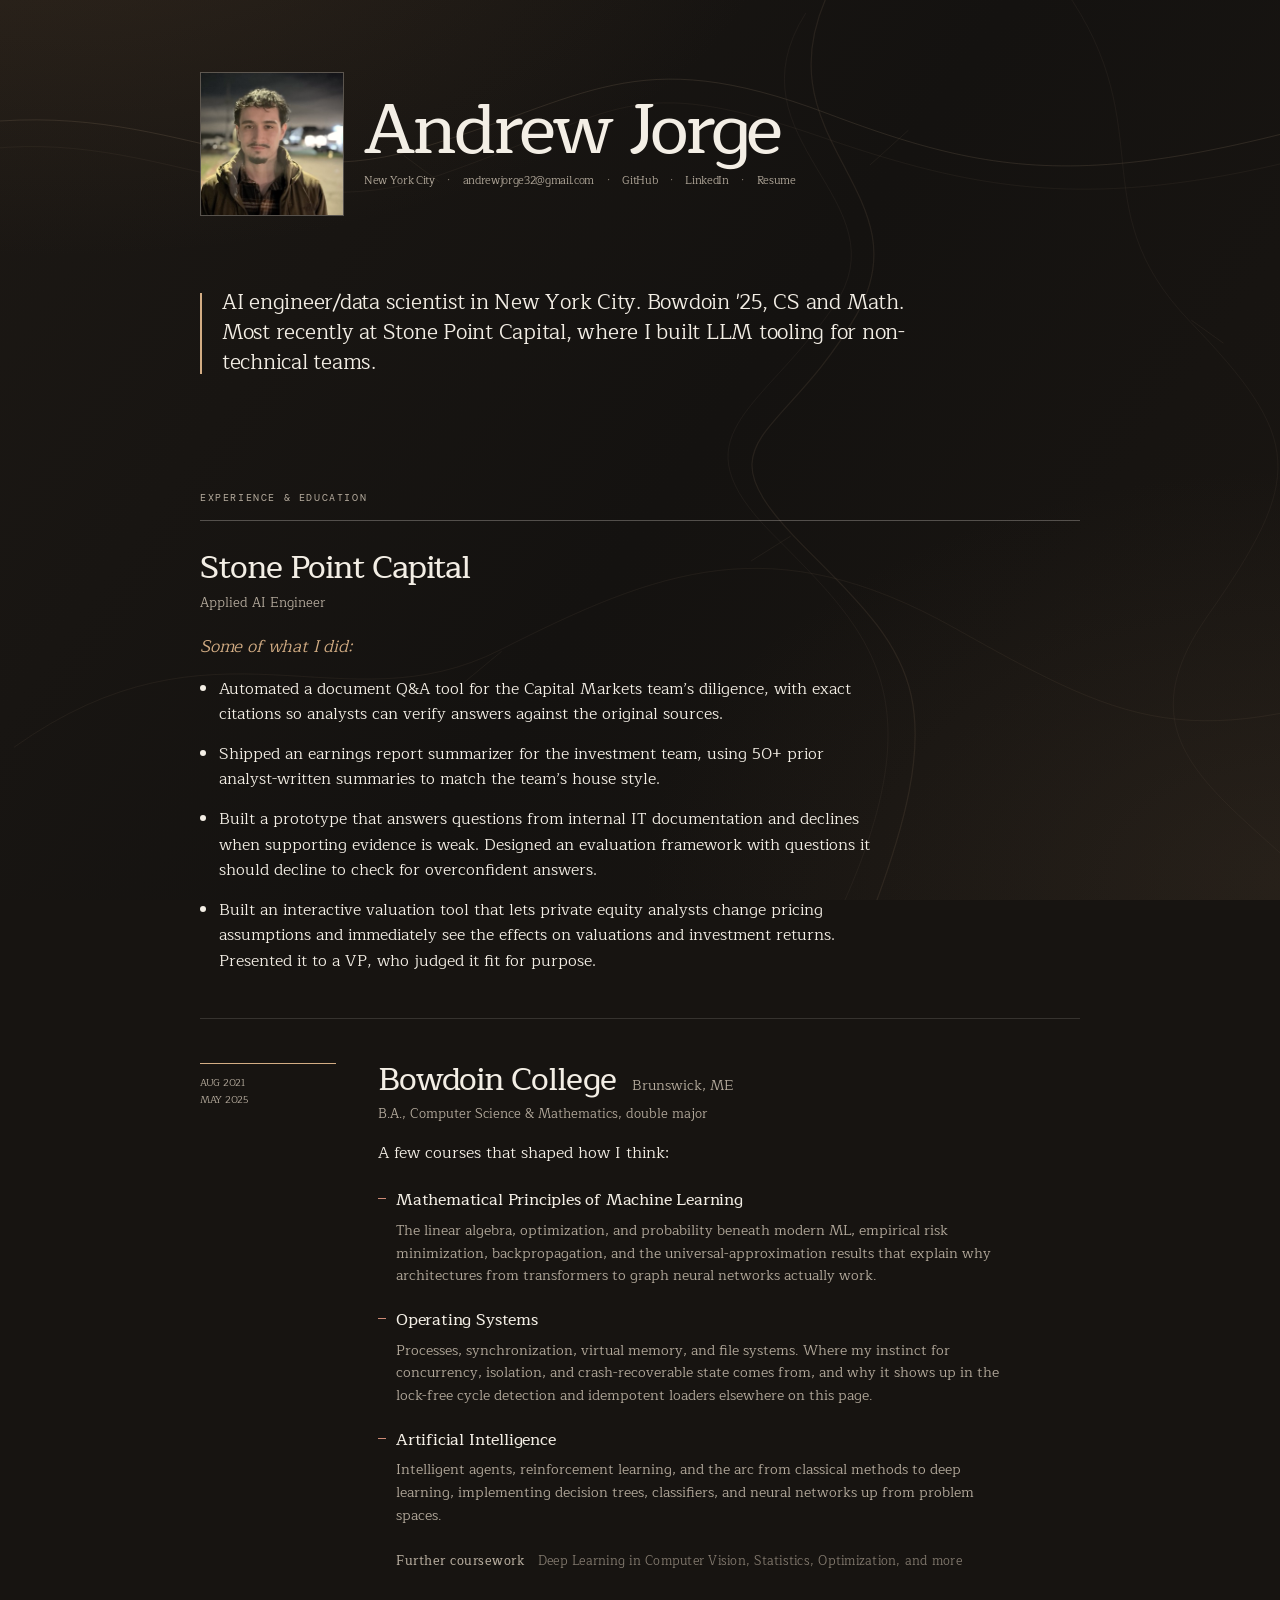
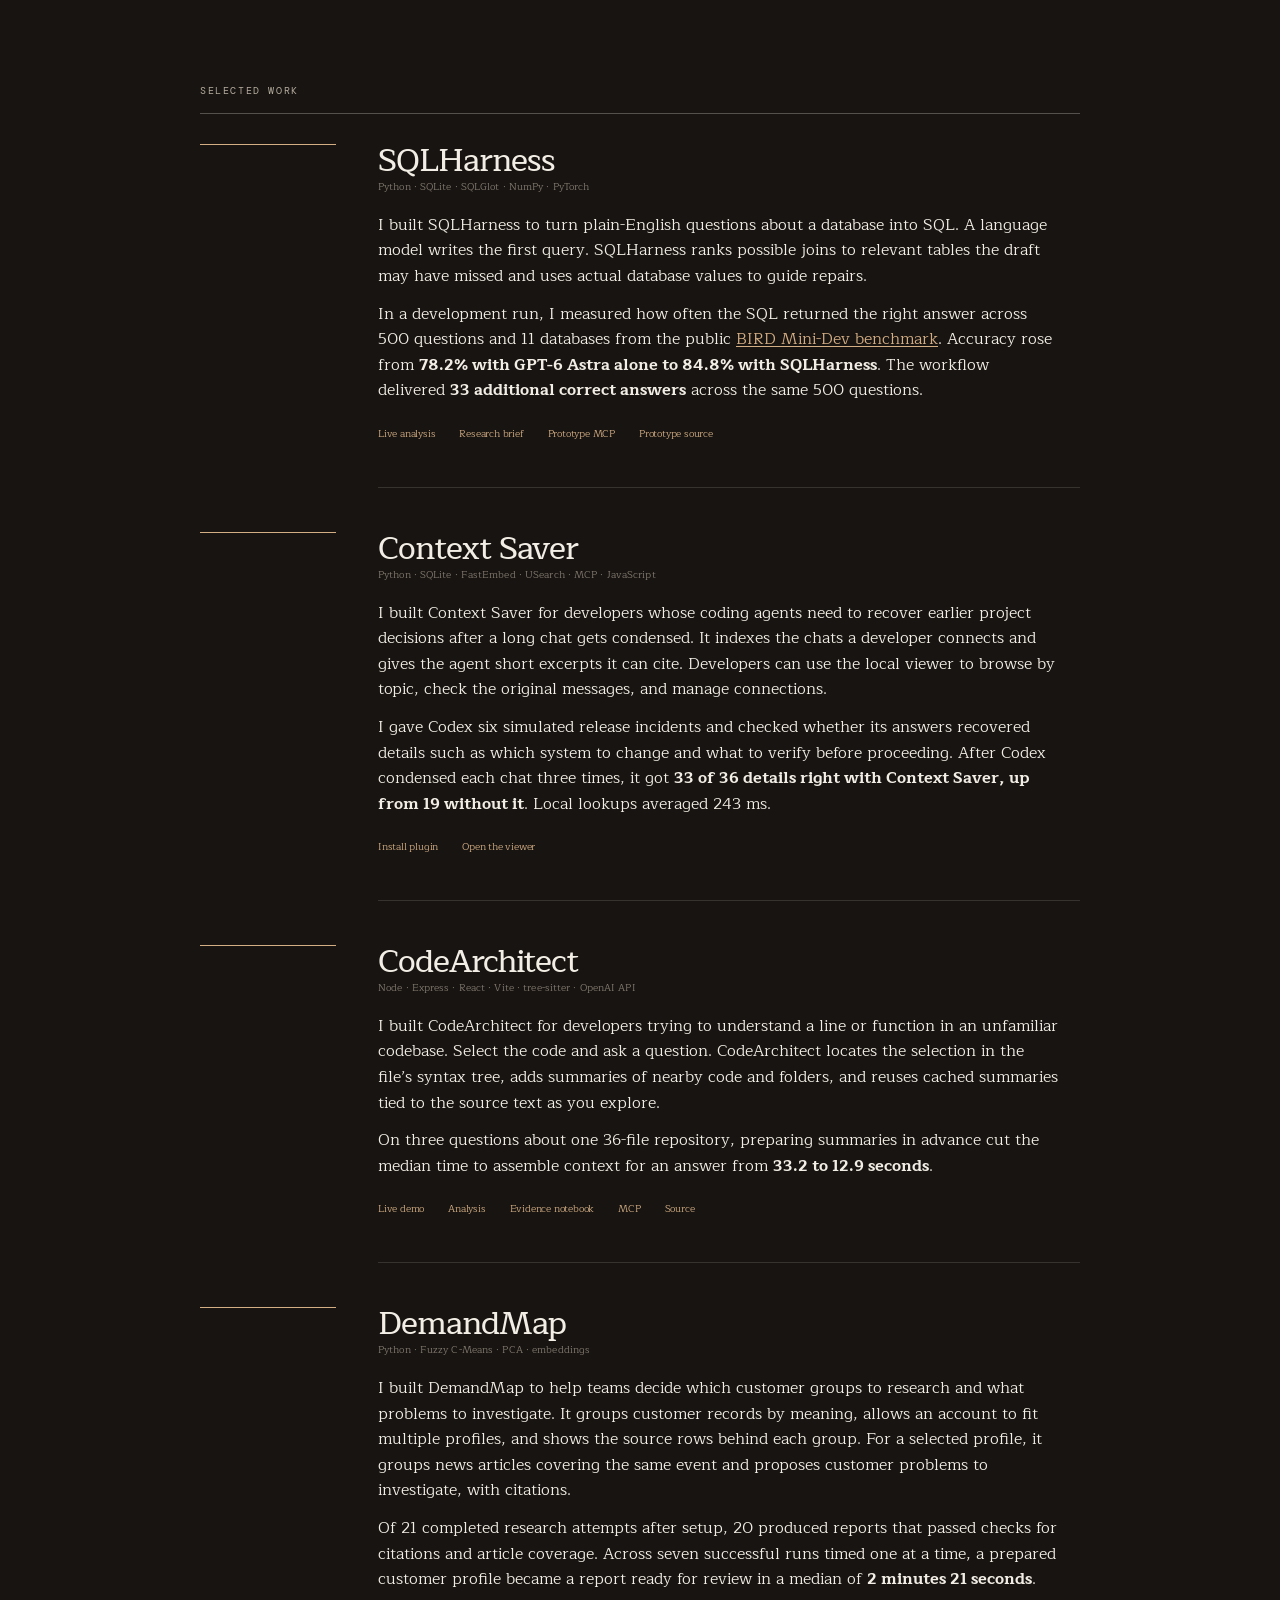
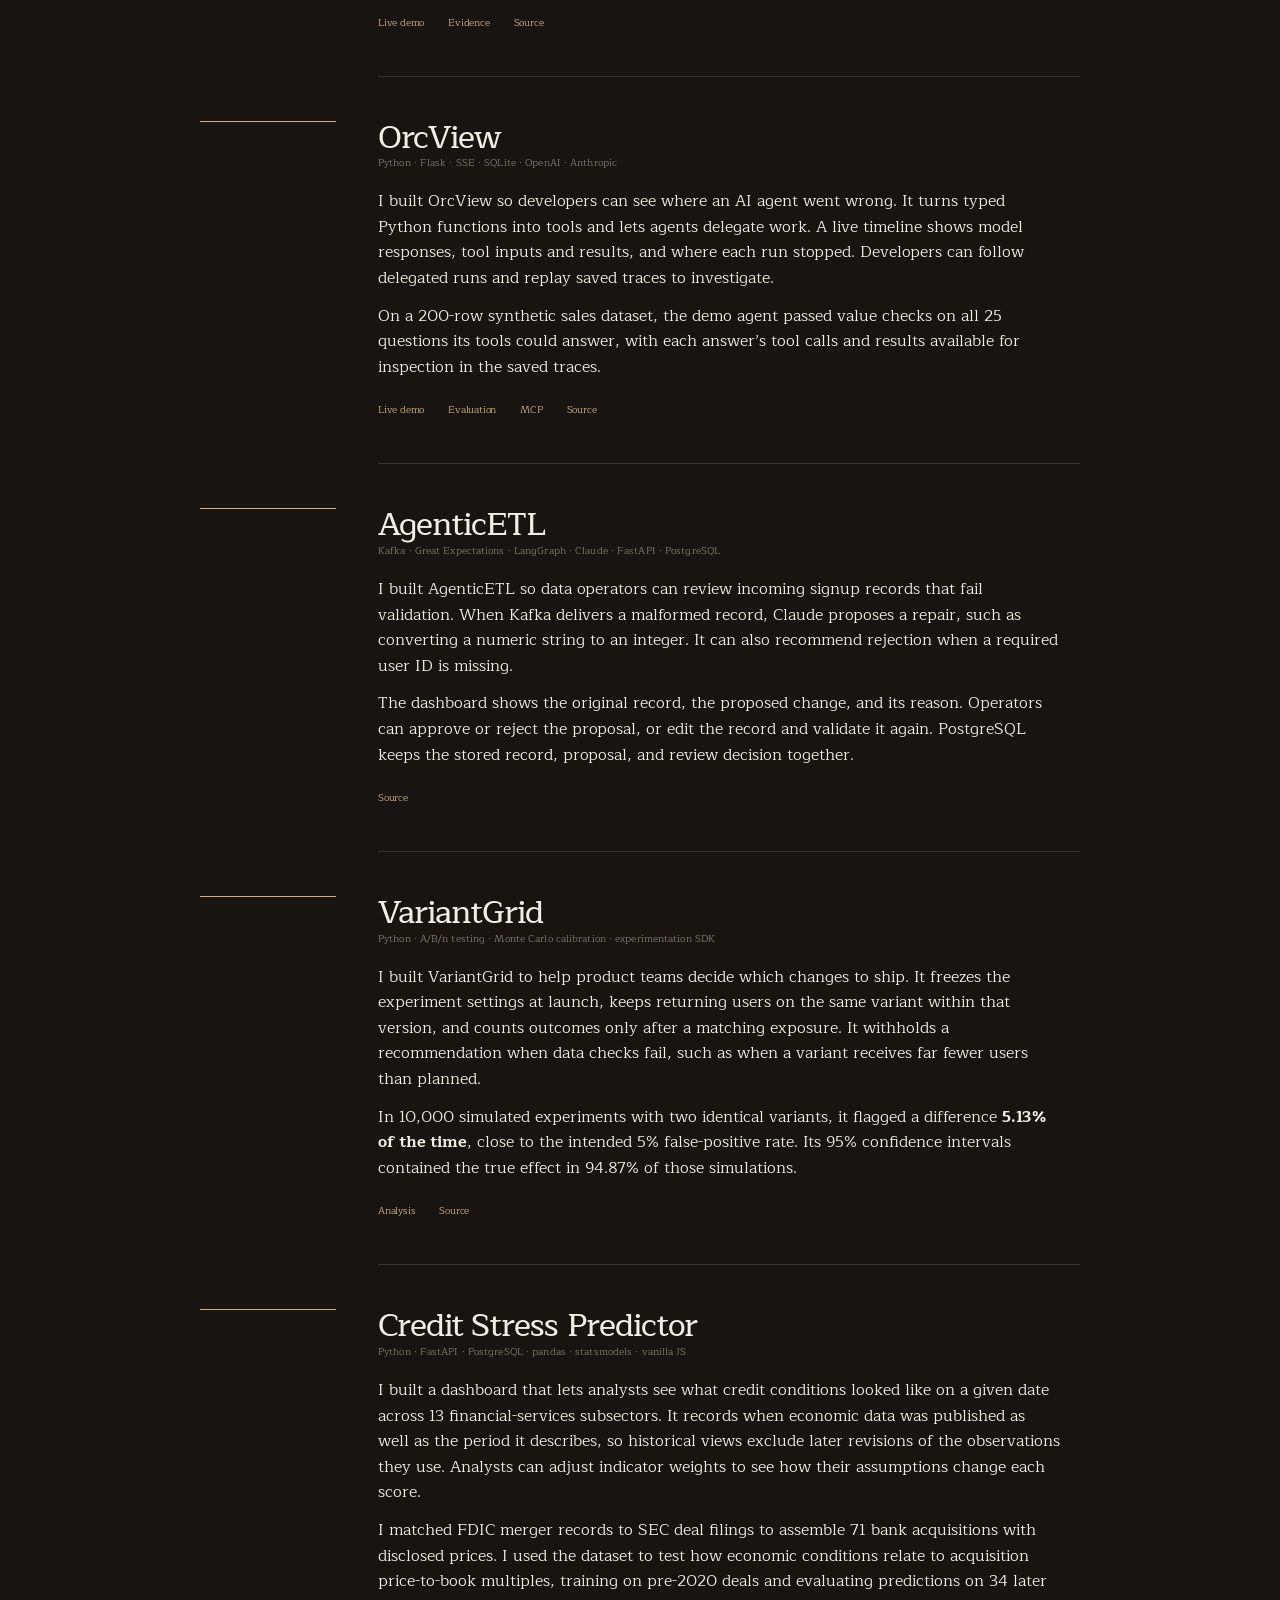
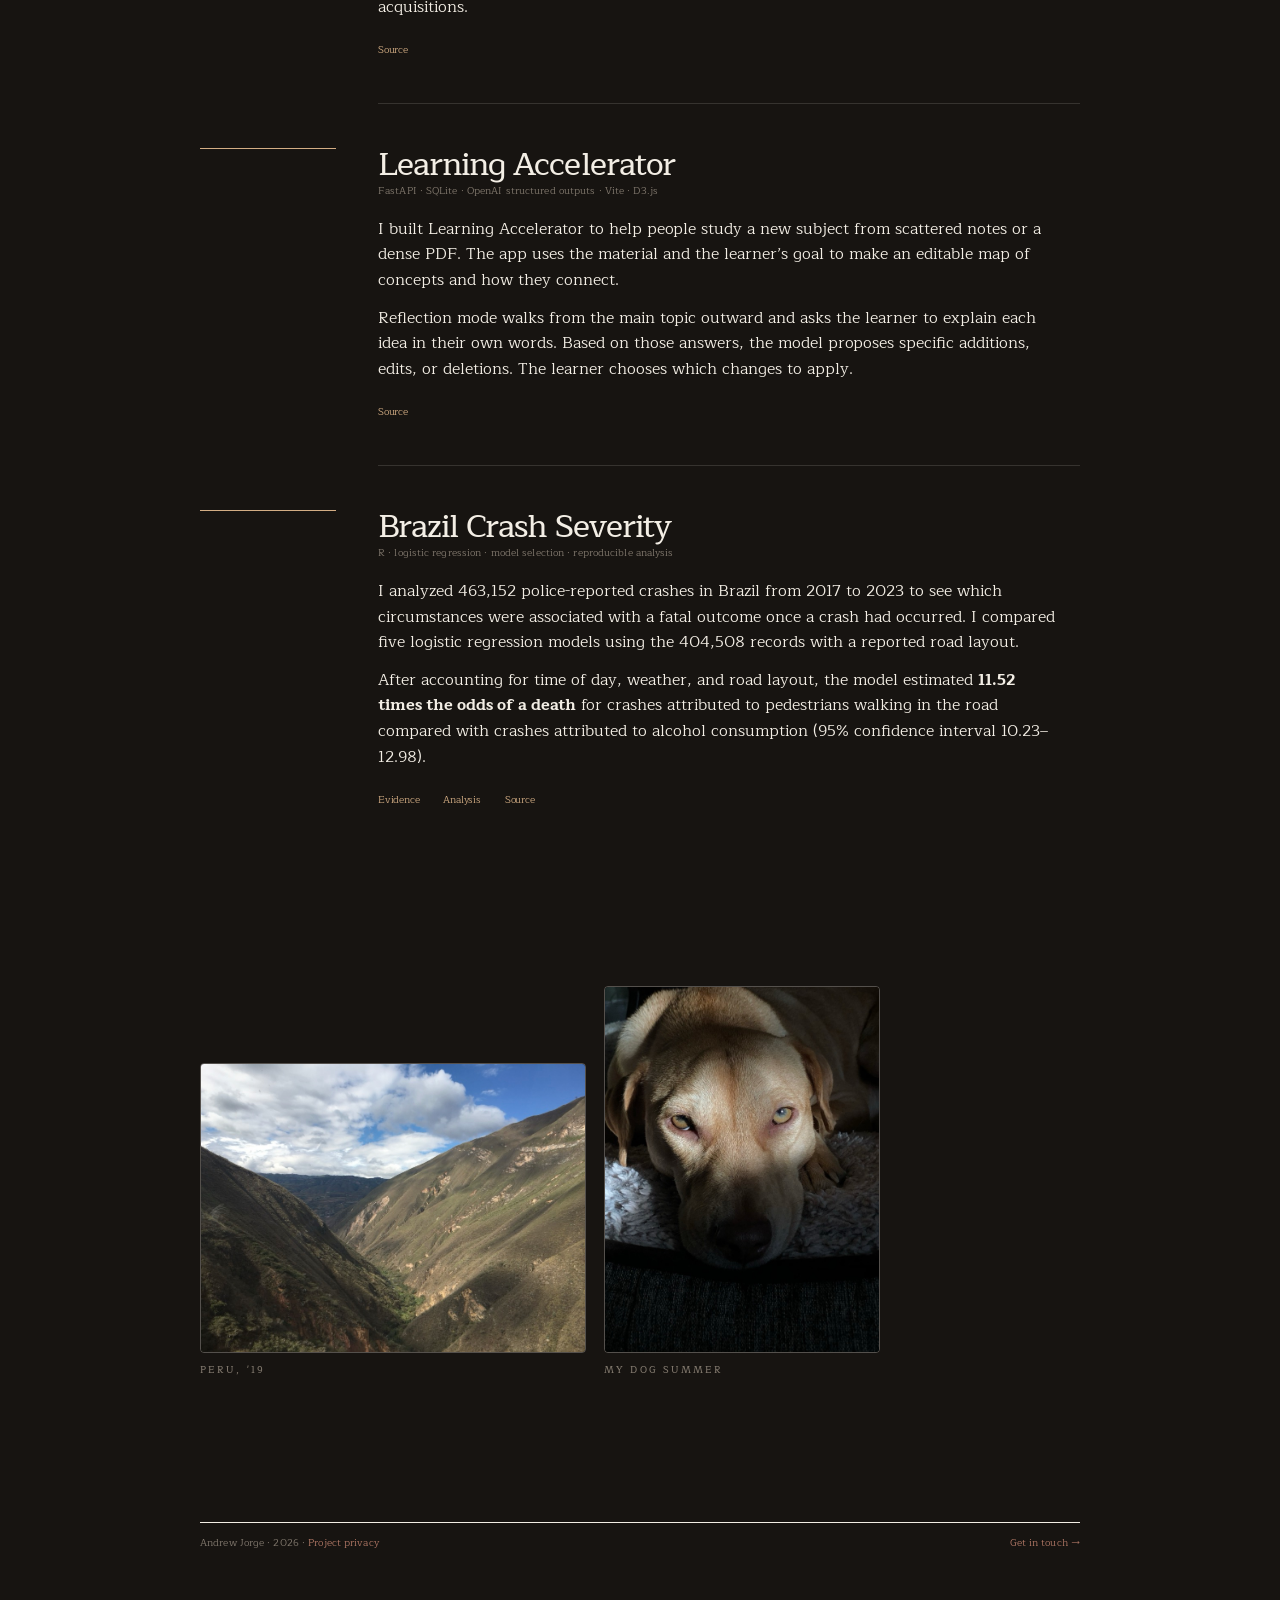
<file: index.html>
<!DOCTYPE html>
<html lang="en">
<head>
  <meta charset="UTF-8" />
  <meta name="viewport" content="width=device-width, initial-scale=1.0" />
  <title>Andrew Jorge · Applied AI Engineer</title>
  <link rel="preconnect" href="https://fonts.googleapis.com" />
  <link rel="preconnect" href="https://fonts.gstatic.com" crossorigin />
  <link href="https://fonts.googleapis.com/css2?family=DM+Mono:wght@400;500&family=Maitree:wght@300;400;500;600&display=swap" rel="stylesheet" />
  <style>
    :root {
      --bg:         #171411;
      --surface:    rgba(255, 250, 241, 0.035);
      --fg:         #f3eee5;
      --muted:      #b5ab9d;
      --subtle:     #837a6f;
      --rule:       rgba(243, 238, 229, 0.14);
      --rule-strong:rgba(243, 238, 229, 0.28);
      --accent:     #d3ad84;
      --accent-dim: rgba(211, 173, 132, 0.16);
      --warm:       #ce8b76;
      --warm-dim:   rgba(206, 139, 118, 0.16);

      --font-sans: "Maitree", "Iowan Old Style", "Apple Garamond", Georgia, serif;
      --font-mono: "Maitree", "Iowan Old Style", "Apple Garamond", Georgia, serif;
      --font-display: "Maitree", "Iowan Old Style", "Apple Garamond", Georgia, serif;
      --font-section: "DM Mono", "SFMono-Regular", Consolas, monospace;
    }

    * { box-sizing: border-box; }
    html, body { margin: 0; padding: 0; }
    html { scroll-behavior: smooth; }
    ::selection { background: var(--accent-dim); color: var(--fg); }

    body {
      font-family: var(--font-sans);
      font-feature-settings: "cv02", "cv03", "cv04", "cv11", "ss01";
      color: var(--fg);
      background: var(--bg);
      background-image:
        radial-gradient(ellipse 82% 58% at 4% -12%, rgba(104, 78, 53, 0.24), transparent 70%),
        radial-gradient(ellipse 70% 62% at 102% 98%, rgba(75, 61, 47, 0.28), transparent 74%),
        linear-gradient(125deg, #1c1814 0%, #141210 53%, #1a1612 100%);
      background-attachment: fixed;
      line-height: 1.6;
      font-size: 16px;
      min-height: 100vh;
      isolation: isolate;
      -webkit-font-smoothing: antialiased;
      -moz-osx-font-smoothing: grayscale;
    }
    body::before {
      content: "";
      position: fixed;
      inset: 0;
      z-index: 0;
      pointer-events: none;
      opacity: 0.42;
      background-image: url("data:image/svg+xml,%3Csvg xmlns='http://www.w3.org/2000/svg' viewBox='0 0 1600 1000' preserveAspectRatio='xMidYMid slice'%3E%3Cg fill='none' stroke-linecap='round'%3E%3Cpath d='M-90 147 C171 92 271 222 462 166 S704 45 919 126 S1247 218 1698 66' stroke='%23c6aa89' stroke-width='1.1' opacity='.34'/%3E%3Cpath d='M-72 176 C153 120 289 264 490 194 S697 78 912 152 S1278 250 1692 99' stroke='%237d6b59' stroke-width='.55' opacity='.52'/%3E%3Cpath d='M932 -30 C826 152 1034 208 951 351 S772 485 892 606 S1067 769 959 1040' stroke='%23b99877' stroke-width='1.3' opacity='.27'/%3E%3Cpath d='M895 15 C805 157 1008 223 926 341 S749 483 858 593 S1048 774 925 1030' stroke='%236b5b4d' stroke-width='.6' opacity='.58'/%3E%3Cpath d='M16 830 C239 671 380 811 556 722 S858 584 1061 698 S1328 842 1620 733' stroke='%23b99877' stroke-width='.8' opacity='.26'/%3E%3Cpath d='M1171 -28 C1298 136 1196 226 1322 357 S1450 530 1342 684 S1376 888 1498 1021' stroke='%23796756' stroke-width='.65' opacity='.45'/%3E%3Cpath d='M449 173 l39 29 M1009 145 l-42 38 M878 596 l-43 27 M1324 356 l35 25 M557 724 l-41 34' stroke='%23d0b28f' stroke-width='.55' opacity='.32'/%3E%3C/g%3E%3C/svg%3E");
      background-size: cover;
      background-repeat: no-repeat;
      mix-blend-mode: screen;
    }

    main {
      max-width: 960px;
      margin: 0 auto;
      padding: 72px 40px 144px;
      position: relative;
      z-index: 1;
    }
    .col-content { min-width: 0; }

    /* ---------- header ---------- */
    header {
      margin-bottom: 72px;
      display: flex;
      align-items: center;
      gap: 20px;
    }
    .avatar {
      width: 144px;
      height: 144px;
      border-radius: 0;
      object-fit: cover;
      flex-shrink: 0;
      border: 1px solid var(--rule-strong);
      filter: saturate(0.78) sepia(0.08);
    }
    .header-content { min-width: 0; }
    header h1 {
      font-family: var(--font-display);
      font-size: clamp(48px, 7vw, 70px);
      font-weight: 500;
      letter-spacing: -0.045em;
      margin: 0 0 10px;
      line-height: 0.9;
    }
    header .meta {
      color: var(--muted);
      font-family: var(--font-mono);
      font-size: 11px;
      letter-spacing: -0.03em;
    }
    header .meta a {
      color: var(--muted);
      text-decoration: none;
      position: relative;
      padding-bottom: 1px;
      transition: color 180ms ease;
    }
    header .meta a::after {
      content: "";
      position: absolute;
      left: 0; right: 0; bottom: 0;
      height: 1px;
      background: var(--fg);
      transform: scaleX(0);
      transform-origin: left;
      transition: transform 280ms cubic-bezier(0.22, 1, 0.36, 1);
    }
    header .meta a:hover { color: var(--fg); }
    header .meta a:hover::after { transform: scaleX(1); }
    header .meta .sep {
      color: var(--subtle);
      margin: 0 10px;
    }
    header .status {
      margin-top: 15px;
      padding-top: 10px;
      border-top: 1px solid var(--rule);
      font-family: var(--font-mono);
      font-size: 10px;
      color: var(--muted);
      display: inline-flex;
      align-items: center;
      gap: 12px;
      letter-spacing: -0.02em;
    }
    .status-label {
      color: var(--accent);
      letter-spacing: 0.08em;
      text-transform: uppercase;
    }

    /* ---------- intro ---------- */
    .intro {
      margin-bottom: 104px;
      font-family: var(--font-display);
      font-size: 21px;
      font-weight: 400;
      line-height: 1.43;
      letter-spacing: -0.012em;
      color: var(--fg);
      max-width: 47ch;
      padding: 0 0 0 22px;
      position: relative;
    }
    .intro::after {
      content: "";
      position: absolute;
      left: 0;
      top: 0.25em;
      bottom: 0.2em;
      width: 2px;
      background: var(--accent);
      pointer-events: none;
    }
    .intro p { margin: 0; }

    /* ---------- sections ---------- */
    section {
      margin-top: 112px;
      position: relative;
    }
    section::before {
      display: none;
    }
    section > h2 {
      font-family: var(--font-section);
      font-size: 10px;
      font-weight: 400;
      text-transform: uppercase;
      letter-spacing: 0.16em;
      color: var(--muted);
      margin: 0 0 30px;
      padding-bottom: 14px;
      border-bottom: 1px solid var(--rule-strong);
      display: flex;
      align-items: baseline;
      gap: 10px;
    }

    /* ---------- items (2-col grid: left-margin metadata) ---------- */
    .item {
      margin-bottom: 44px;
      padding-bottom: 44px;
      display: grid;
      grid-template-columns: 136px minmax(0, 1fr);
      gap: 42px;
      align-items: start;
      position: relative;
    }
    .item:not(:last-child)::after {
      content: "";
      position: absolute;
      left: 178px;
      right: 0;
      bottom: 0;
      height: 1px;
      background: var(--rule);
    }
    .item:last-child { margin-bottom: 0; padding-bottom: 0; }
    .item-current { grid-template-columns: minmax(0, 1fr); }
    .item.item-current:not(:last-child)::after { left: 0; }
    .work-section { display: flex; flex-direction: column; }
    .work-section > h2 { order: 0; }
    .work-section > .item:nth-of-type(1) { order: 1; } /* SQLHarness */
    .work-section > .item:nth-of-type(2) { order: 2; } /* Context Saver */
    .work-section > .item:nth-of-type(3) { order: 3; } /* CodeArchitect */
    .work-section > .item:nth-of-type(9) { order: 4; } /* DemandMap */
    .work-section > .item:nth-of-type(5) { order: 5; } /* OrcView */
    .work-section > .item:nth-of-type(7) { order: 6; } /* AgenticETL */
    .work-section > .item:nth-of-type(8) { order: 7; } /* VariantGrid */
    .work-section > .item:nth-of-type(4) { order: 8; } /* Credit Stress Predictor */
    .work-section > .item:nth-of-type(6) { order: 9; } /* Learning Accelerator */
    .work-section > .item:nth-of-type(10) { order: 10; } /* Brazil Crash Severity */
    .item-meta-col {
      font-family: var(--font-mono);
      font-size: 10px;
      font-weight: 400;
      letter-spacing: -0.03em;
      text-transform: uppercase;
      color: var(--muted);
      font-variant-numeric: tabular-nums;
      padding-top: 10px;
      line-height: 1.7;
      border-top: 1px solid var(--accent);
    }
    .item-meta-col .meta-label {
      color: var(--accent);
      display: block;
      margin-top: 2px;
    }
    .item-head {
      display: flex;
      justify-content: space-between;
      align-items: baseline;
      gap: 16px;
      margin-bottom: 8px;
    }
    .item-head + .item-body { margin-top: 14px; }
    .item-title {
      font-family: var(--font-display);
      font-weight: 500;
      font-size: 32px;
      letter-spacing: -0.03em;
      line-height: 1.08;
      display: flex;
      align-items: baseline;
      gap: 16px;
    }
    .college-title { flex-wrap: wrap; }
    .college-location {
      font-family: var(--font-sans);
      font-size: 14px;
      font-weight: 400;
      letter-spacing: normal;
      color: var(--muted);
    }
    .item-num {
      font-family: var(--font-mono);
      font-size: 10px;
      font-weight: 400;
      letter-spacing: -0.03em;
      color: var(--muted);
      text-transform: uppercase;
      font-variant-numeric: tabular-nums;
      flex-shrink: 0;
      transform: translateY(-1px);
    }
    .item-title a {
      color: var(--fg);
      text-decoration: none;
      transition: color 200ms ease;
      position: relative;
    }
    .item-title a::after {
      content: " →";
      display: inline-block;
      margin-left: 4px;
      opacity: 0;
      transform: translateX(-8px);
      color: var(--accent);
      transition: opacity 260ms ease, transform 260ms ease;
    }
    .item-title a:hover { color: var(--accent); }
    .item-title a:hover::after { opacity: 1; transform: translateX(0); }
    .item:hover .item-num {
      color: var(--accent);
      transition: color 240ms ease;
    }
    .item-role {
      color: var(--muted);
      font-size: 13px;
      margin-top: 7px;
    }
    .experience-lede {
      margin: 20px 0 14px;
      color: var(--accent);
      font-family: var(--font-display);
      font-size: 17px;
      font-style: italic;
      letter-spacing: -0.01em;
    }
    .item-meta {
      color: var(--muted);
      font-family: var(--font-mono);
      font-size: 10px;
      white-space: nowrap;
      font-variant-numeric: tabular-nums;
      letter-spacing: 0.01em;
    }
    .item-stack {
      color: var(--subtle);
      font-family: var(--font-mono);
      font-size: 10px;
      margin: 0 0 18px;
      letter-spacing: 0.01em;
    }
    .item-body { margin: 0; max-width: 62ch; }
    .item-body p { margin: 12px 0; }
    .item-body p:first-child { margin-top: 0; }
    .item-body p:last-child  { margin-bottom: 0; }
    .item-body a { color: var(--accent); text-underline-offset: 0.15em; }
    .experience-bullets { padding-left: 1.2em; }
    .experience-bullets li + li { margin-top: 14px; }
    .item-figures {
      margin-top: 24px;
      display: grid;
      grid-template-columns: 1fr 1fr;
      gap: 18px;
    }
    .item-figures:empty { display: none; margin: 0; }
    .item-figures.single { grid-template-columns: 1fr; }
    .item-figures figure { margin: 0; }
    .item-figures a {
      display: block;
      border: 1px solid var(--rule-strong);
      border-radius: 4px;
      overflow: hidden;
      background: var(--surface);
      transition: border-color 160ms ease, transform 160ms ease;
    }
    .item-figures a:hover {
      border-color: var(--accent);
      transform: translateY(-1px);
    }
    .item-figures img {
      display: block;
      width: 100%;
      height: auto;
    }
    .item-figures figcaption {
      margin-top: 12px;
      font-size: 9.5px;
      color: var(--subtle);
      letter-spacing: 0.22em;
      text-transform: uppercase;
      font-weight: 500;
      line-height: 1.6;
      display: flex;
      gap: 10px;
      align-items: baseline;
    }
    .item-figures figcaption .fig-num {
      color: var(--warm);
      font-variant-numeric: tabular-nums;
    }
    .item-figures figcaption .fig-sep {
      color: var(--rule-strong);
    }

    .item-links {
      margin-top: 22px;
      font-family: var(--font-mono);
      font-size: 10px;
      display: flex;
      gap: 24px;
      letter-spacing: -0.02em;
    }
    .item-links a {
      color: var(--accent);
      text-decoration: none;
      position: relative;
      padding-bottom: 2px;
    }
    .item-links a::after {
      content: "";
      position: absolute;
      left: 0; right: 0; bottom: 0;
      height: 1px;
      background: var(--accent);
      transform: scaleX(0);
      transform-origin: left;
      transition: transform 320ms cubic-bezier(0.22, 1, 0.36, 1);
    }
    .item-links a:hover::after { transform: scaleX(1); }

    /* ---------- course list (education) ---------- */
    .course-list {
      margin: 22px 0 0;
    }
    .course-list dt {
      font-family: var(--font-display);
      font-weight: 460;
      font-variation-settings: "opsz" 32;
      font-size: 16px;
      letter-spacing: -0.012em;
      color: var(--fg);
      margin-top: 20px;
      padding-left: 18px;
      position: relative;
    }
    .course-list dt:first-of-type { margin-top: 0; }
    .course-list dt::before {
      content: "";
      position: absolute;
      left: 0;
      top: 0.62em;
      width: 8px;
      height: 1px;
      background: var(--warm);
    }
    .course-list dd {
      margin: 6px 0 0 18px;
      color: var(--muted);
      font-size: 14px;
      line-height: 1.62;
      max-width: 62ch;
    }
    .course-more {
      margin: 24px 0 0 18px;
      font-size: 12.5px;
      color: var(--subtle);
      letter-spacing: 0.02em;
    }
    .course-more strong {
      color: var(--muted);
      font-weight: 500;
      letter-spacing: 0.04em;
    }

    /* ---------- footer ---------- */
    footer {
      margin-top: 144px;
      padding-top: 12px;
      border-top: 1px solid var(--fg);
      font-family: var(--font-mono);
      font-size: 10px;
      color: var(--subtle);
      display: flex;
      justify-content: space-between;
      align-items: baseline;
      letter-spacing: 0.01em;
    }
    footer a {
      color: var(--warm);
      text-decoration: none;
      transition: opacity 120ms ease;
      opacity: 0.85;
    }
    footer a:hover { opacity: 1; }

    /* ---------- quiet image treatment ---------- */
    .crosshair {
      position: relative;
    }
    .crosshair::before,
    .crosshair::after {
      content: "";
      position: absolute;
      font-family: var(--font-sans);
      display: none;
    }
    .crosshair::before { top: -14px; left: -14px; }
    .crosshair::after  { bottom: -14px; right: -14px; }

    .hairline {
      display: block;
      height: 1px;
      background: var(--rule);
      margin: 0;
      border: 0;
    }
    .hairline-short {
      width: 64px;
    }

    /* ---------- elsewhere (photo strip) ---------- */
    .elsewhere {
      margin-top: 128px;
      max-width: 680px;
    }
    .elsewhere-grid {
      display: grid;
      grid-template-columns: 1.4fr 1fr;
      gap: 18px;
      align-items: end;
    }
    .elsewhere-grid figure { margin: 0; }
    .elsewhere-grid img {
      display: block;
      width: 100%;
      height: auto;
      border: 1px solid var(--rule-strong);
      border-radius: 4px;
      filter: saturate(0.9);
      transition: filter 320ms ease;
    }
    .elsewhere-grid img:hover { filter: saturate(1.05); }
    .elsewhere-grid figure:nth-child(2) {
      margin-top: 48px;
    }
    .elsewhere-grid figcaption {
      margin-top: 10px;
      font-size: 9.5px;
      letter-spacing: 0.22em;
      text-transform: uppercase;
      color: var(--subtle);
      font-weight: 500;
    }
    @media (max-width: 760px) {
      .elsewhere-grid figure:nth-child(2) { margin-top: 0; }
    }

    @media (prefers-reduced-motion: reduce) {
      html { scroll-behavior: auto; }
      .item-title a::after,
      .item-links a::after,
      header .meta a::after { transition: none; }
    }

    /* ---------- responsive ---------- */
    @media (max-width: 760px) {
      .item { grid-template-columns: 1fr; gap: 12px; }
      .item:not(:last-child)::after { left: 0; }
      .item-meta-col { padding-top: 8px; }
    }
    @media (max-width: 600px) {
      main { padding: 56px 22px 80px; }
      header { gap: 16px; align-items: flex-start; }
      .avatar { width: 120px; height: 120px; }
      header h1 { font-size: 40px; line-height: 1.0; }
      .item-title { font-size: 22px; }
      .intro { font-size: 17px; }
      .item-head { flex-direction: column; align-items: flex-start; gap: 4px; }
      .item-meta { white-space: normal; }
      .item-figures { grid-template-columns: 1fr; }
      footer { flex-direction: column; gap: 8px; align-items: flex-start; }
    }
  </style>
</head>
<body>
  <main>
    <header>
      <img class="avatar" src="assets/profile.jpg" alt="Andrew Jorge" />
      <div class="header-content">
        <h1>Andrew Jorge</h1>
        <div class="meta">
          New York City
          <span class="sep">·</span>
          <a href="mailto:andrewjorge32@gmail.com">andrewjorge32@gmail.com</a>
          <span class="sep">·</span>
          <a href="https://github.com/ajorge2" target="_blank" rel="noopener">GitHub</a>
          <span class="sep">·</span>
          <a href="https://www.linkedin.com/in/andrew-jorge-309a99219" target="_blank" rel="noopener">LinkedIn</a>
          <span class="sep">·</span>
          <a href="https://drive.google.com/file/d/1ZcBlPYsOZ2ZRSmi2skAobJfPsjYkxqWT/view?usp=sharing" target="_blank" rel="noopener">Resume</a>
        </div>
      </div>
    </header>

    <div class="intro">
      <p>
        AI engineer/data scientist in New York City. Bowdoin '25, CS and Math. Most recently at Stone Point
        Capital, where I built LLM tooling for non-technical teams.
      </p>
    </div>

    <section>
      <h2>Experience &amp; Education</h2>

      <div class="item item-current">
        <div class="col-content">
          <div class="item-title">Stone Point Capital</div>
          <div class="item-role">Applied AI Engineer</div>
          <p class="experience-lede">Some of what I did:</p>
          <ul class="item-body experience-bullets" style="margin-top: 16px;">
            <li>
              Automated a document Q&amp;A tool for the Capital Markets team’s diligence,
              with exact citations so analysts can verify answers against the original sources.
            </li>
            <li>
              Shipped an earnings report summarizer for the investment team, using 50+ prior
              analyst-written summaries to match the team’s house style.
            </li>
            <li>
              Built a prototype that answers questions from internal IT documentation and
              declines when supporting evidence is weak. Designed an evaluation framework
              with questions it should decline to check for overconfident answers.
            </li>
            <li>
              Built an interactive valuation tool that lets private equity analysts change
              pricing assumptions and immediately see the effects on valuations and investment
              returns. Presented it to a VP, who judged it fit for purpose.
            </li>
          </ul>
        </div>
      </div>

      <div class="item">
        <div class="item-meta-col">
          Aug 2021<br/>May 2025
        </div>
        <div class="col-content">
          <div class="item-title college-title">Bowdoin College <span class="college-location">Brunswick, ME</span></div>
          <div class="item-role">B.A., Computer Science &amp; Mathematics, double major</div>
          <div class="item-body" style="margin-top: 16px;">
            <p>
              A few courses that shaped how I think:
            </p>
          </div>
          <dl class="course-list">
            <dt>Mathematical Principles of Machine Learning</dt>
            <dd>
              The linear algebra, optimization, and probability beneath modern ML,
              empirical risk minimization, backpropagation, and the universal-approximation
              results that explain why architectures from transformers to graph neural
              networks actually work.
            </dd>
            <dt>Operating Systems</dt>
            <dd>
              Processes, synchronization, virtual memory, and file systems. Where my
              instinct for concurrency, isolation, and
              crash-recoverable state comes from, and why it shows up in the lock-free
              cycle detection and idempotent loaders elsewhere on this page.
            </dd>
            <dt>Artificial Intelligence</dt>
            <dd>
              Intelligent agents, reinforcement learning,
              and the arc from classical methods to deep learning, implementing decision
              trees, classifiers, and neural networks up from problem spaces.
            </dd>
          </dl>
          <p class="course-more">
            <strong>Further coursework</strong> &nbsp; Deep Learning in Computer Vision, Statistics, Optimization, and more
          </p>
        </div>
      </div>
    </section>

    <section class="work-section">
      <h2>Selected Work</h2>

      <div class="item">
        <div class="item-meta-col" aria-hidden="true"></div>
        <div class="col-content">
          <span class="item-title">
            <a href="https://andrewjorge.com/SQLHarness/" target="_blank" rel="noopener">SQLHarness</a>
          </span>
          <div class="item-stack">
            Python · SQLite · SQLGlot · NumPy · PyTorch
          </div>
          <div class="item-body">
            <p>
              I built SQLHarness to turn plain-English questions about a database into SQL.
              A language model writes the first query. SQLHarness ranks possible joins to
              relevant tables the draft may have missed and uses actual database values to
              guide repairs.
            </p>
            <p>
              In a development run, I measured how often the SQL returned the right answer
              across 500 questions and 11 databases from the public
              <a href="https://bird-bench.github.io/">BIRD Mini-Dev benchmark</a>.
              Accuracy rose from <strong>78.2% with GPT-6 Astra alone to 84.8% with SQLHarness</strong>.
              The workflow delivered <strong>33 additional correct answers</strong> across
              the same 500 questions.
            </p>
          </div>
          <div class="item-links">
            <a href="https://andrewjorge.com/SQLHarness/" target="_blank" rel="noopener">Live analysis</a>
            <a href="https://andrewjorge.com/SQLHarness/share.html" target="_blank" rel="noopener">Research brief</a>
            <a href="https://codearchitect.andrewjorge.com/mcp/sqlharness/" target="_blank" rel="noopener">Prototype MCP</a>
            <a href="https://github.com/ajorge2/SQLHarness" target="_blank" rel="noopener">Prototype source</a>
          </div>
        </div>
      </div>

      <div class="item" id="context-saver">
        <div class="item-meta-col" aria-hidden="true"></div>
        <div class="col-content">
          <span class="item-title">
            <a href="https://github.com/ajorge2/context-saver" target="_blank" rel="noopener">Context Saver</a>
          </span>
          <div class="item-stack">
            Python · SQLite · FastEmbed · USearch · MCP · JavaScript
          </div>
          <div class="item-body">
            <p>
              I built Context Saver for developers whose coding agents need to recover earlier
              project decisions after a long chat gets condensed. It indexes the chats a developer
              connects and gives the agent short excerpts it can cite. Developers can use the
              local viewer to browse by topic, check the original messages, and manage connections.
            </p>
            <p>
              I gave Codex six simulated release incidents and checked whether its answers recovered
              details such as which system to change and what to verify before proceeding. After
              Codex condensed each chat three times, it got <strong>33 of 36 details right with Context Saver,
              up from 19 without it</strong>. Local lookups averaged 243 ms.
            </p>
          </div>
          <div class="item-links">
            <a href="https://github.com/ajorge2/context-saver#install-on-macos" target="_blank" rel="noopener">Install plugin</a>
            <a href="https://github.com/ajorge2/context-saver#open-the-viewer" target="_blank" rel="noopener">Open the viewer</a>
          </div>
        </div>
      </div>

      <div class="item">
        <div class="item-meta-col" aria-hidden="true"></div>
        <div class="col-content">
          <span class="item-title">
            <a href="https://codearchitect.andrewjorge.com/" target="_blank" rel="noopener">CodeArchitect</a>
          </span>
          <div class="item-stack">
            Node · Express · React · Vite · tree-sitter · OpenAI API
          </div>
          <div class="item-body">
            <p>
              I built CodeArchitect for developers trying to understand a line or function
              in an unfamiliar codebase. Select the code and ask a question. CodeArchitect
              locates the selection in the file’s syntax tree, adds summaries of nearby code
              and folders, and reuses cached summaries tied to the source text as you explore.
            </p>
            <p>
              On three questions about one 36-file repository, preparing summaries in advance
              cut the median time to assemble context for an answer from
              <strong>33.2 to 12.9 seconds</strong>.
            </p>
          </div>
          <div class="item-links">
            <a href="https://codearchitect.andrewjorge.com/" target="_blank" rel="noopener">Live demo</a>
            <a href="https://andrewjorge.com/code-viewer-demo/" target="_blank" rel="noopener">Analysis</a>
            <a href="https://colab.research.google.com/drive/1fZfmiOZ7l35AeVMJTw1TlXOyQFkWI0gQ?usp=sharing" target="_blank" rel="noopener">Evidence notebook</a>
            <a href="https://codearchitect.andrewjorge.com/mcp/codearchitect/" target="_blank" rel="noopener">MCP</a>
            <a href="https://github.com/ajorge2/code-viewer-demo" target="_blank" rel="noopener">Source</a>
          </div>
        </div>
      </div>

      <div class="item">
        <div class="item-meta-col" aria-hidden="true"></div>
        <div class="col-content">
          <span class="item-title">
            <a href="https://github.com/ajorge2/markets-project" target="_blank" rel="noopener">Credit Stress Predictor</a>
          </span>
          <div class="item-stack">
            Python · FastAPI · PostgreSQL · pandas · statsmodels · vanilla JS
          </div>
          <div class="item-body">
            <p>
              I built a dashboard that lets analysts see what credit conditions looked like on
              a given date across 13 financial-services subsectors. It records when economic data
              was published as well as the period it describes, so historical views exclude later
              revisions of the observations they use. Analysts can adjust indicator weights to see
              how their assumptions change each score.
            </p>
            <p>
              I matched FDIC merger records to SEC deal filings to assemble 71 bank acquisitions
              with disclosed prices. I used the dataset to test how economic conditions relate
              to acquisition price-to-book multiples, training on pre-2020 deals and evaluating
              predictions on 34 later acquisitions.
            </p>
          </div>
          <div class="item-links">
            <a href="https://github.com/ajorge2/markets-project" target="_blank" rel="noopener">Source</a>
          </div>
        </div>
      </div>

      <div class="item">
        <div class="item-meta-col" aria-hidden="true"></div>
        <div class="col-content">
          <span class="item-title">
            <a href="https://orcview.andrewjorge.com/" target="_blank" rel="noopener">OrcView</a>
          </span>
          <div class="item-stack">
            Python · Flask · SSE · SQLite · OpenAI · Anthropic
          </div>
          <div class="item-body">
            <p>
              I built OrcView so developers can see where an AI agent went wrong. It turns
              typed Python functions into tools and lets agents delegate work. A live timeline
              shows model responses, tool inputs and results, and where each run stopped.
              Developers can follow delegated runs and replay saved traces to investigate.
            </p>
            <p>
              On a 200-row synthetic sales dataset, the demo agent passed value checks on all
              25 questions its tools could answer, with each answer’s tool calls and results
              available for inspection in the saved traces.
            </p>
          </div>
          <div class="item-links">
            <a href="https://orcview.andrewjorge.com/" target="_blank" rel="noopener">Live demo</a>
            <a href="https://andrewjorge.com/agent-orchestrator/" target="_blank" rel="noopener">Evaluation</a>
            <a href="https://orcview.andrewjorge.com/mcp/orcview/" target="_blank" rel="noopener">MCP</a>
            <a href="https://github.com/ajorge2/agent-orchestrator" target="_blank" rel="noopener">Source</a>
          </div>
        </div>
      </div>

      <div class="item">
        <div class="item-meta-col" aria-hidden="true"></div>
        <div class="col-content">
          <span class="item-title">
            <a href="https://github.com/ajorge2/learning-accelerator" target="_blank" rel="noopener">Learning Accelerator</a>
          </span>
          <div class="item-stack">
            FastAPI · SQLite · OpenAI structured outputs · Vite · D3.js
          </div>
          <div class="item-body">
            <p>
              I built Learning Accelerator to help people study a new subject from scattered
              notes or a dense PDF. The app uses the material and the learner’s goal to make
              an editable map of concepts and how they connect.
            </p>
            <p>
              Reflection mode walks from the main topic outward and asks the learner to explain
              each idea in their own words. Based on those answers, the model proposes specific
              additions, edits, or deletions. The learner chooses which changes to apply.
            </p>
          </div>
          <div class="item-links">
            <a href="https://github.com/ajorge2/learning-accelerator" target="_blank" rel="noopener">Source</a>
          </div>
        </div>
      </div>

      <div class="item">
        <div class="item-meta-col" aria-hidden="true"></div>
        <div class="col-content">
          <span class="item-title">
            <a href="https://github.com/ajorge2/ETL-agent-pipeline" target="_blank" rel="noopener">AgenticETL</a>
          </span>
          <div class="item-stack">
            Kafka · Great Expectations · LangGraph · Claude · FastAPI · PostgreSQL
          </div>
          <div class="item-body">
            <p>
              I built AgenticETL so data operators can review incoming signup records that fail
              validation. When Kafka delivers a malformed record, Claude proposes a repair, such
              as converting a numeric string to an integer. It can also recommend rejection
              when a required user ID is missing.
            </p>
            <p>
              The dashboard shows the original record, the proposed change, and its reason.
              Operators can approve or reject the proposal, or edit the record and validate it
              again. PostgreSQL keeps the stored record, proposal, and review decision together.
            </p>
          </div>
          <div class="item-links">
            <a href="https://github.com/ajorge2/ETL-agent-pipeline" target="_blank" rel="noopener">Source</a>
          </div>
        </div>
      </div>

      <div class="item">
        <div class="item-meta-col" aria-hidden="true"></div>
        <div class="col-content">
          <span class="item-title">
            <a href="https://ajorge2.github.io/VariantGrid/" target="_blank" rel="noopener">VariantGrid</a>
          </span>
          <div class="item-stack">
            Python · A/B/n testing · Monte Carlo calibration · experimentation SDK
          </div>
          <div class="item-body">
            <p>
              I built VariantGrid to help product teams decide which changes to ship. It freezes
              the experiment settings at launch, keeps returning users on the same variant within
              that version, and counts outcomes only after a matching exposure. It withholds a
              recommendation when data checks fail, such as when a variant receives far fewer users
              than planned.
            </p>
            <p>
              In 10,000 simulated experiments with two identical variants, it flagged a
              difference <strong>5.13% of the time</strong>, close to the intended 5%
              false-positive rate. Its 95% confidence intervals contained the true effect
              in 94.87% of those simulations.
            </p>
          </div>
          <div class="item-links">
            <a href="https://ajorge2.github.io/VariantGrid/" target="_blank" rel="noopener">Analysis</a>
            <a href="https://github.com/ajorge2/VariantGrid" target="_blank" rel="noopener">Source</a>
          </div>
        </div>
      </div>

      <div class="item">
        <div class="item-meta-col" aria-hidden="true"></div>
        <div class="col-content">
          <span class="item-title">
            <a href="https://demandmap.andrewjorge.com/" target="_blank" rel="noopener">DemandMap</a>
          </span>
          <div class="item-stack">
            Python · Fuzzy C-Means · PCA · embeddings
          </div>
          <div class="item-body">
            <p>
              I built DemandMap to help teams decide which customer groups to research and
              what problems to investigate. It groups customer records by meaning, allows an
              account to fit multiple profiles, and shows the source rows behind each group.
              For a selected profile, it groups news articles covering the same event and proposes
              customer problems to investigate, with citations.
            </p>
            <p>
              Of 21 completed research attempts after setup, 20 produced reports that passed
              checks for citations and article coverage. Across seven successful runs timed one
              at a time, a prepared customer profile became a report ready for review in a
              median of <strong>2 minutes 21 seconds</strong>.
            </p>
          </div>
          <div class="item-links">
            <a href="https://demandmap.andrewjorge.com/" target="_blank" rel="noopener">Live demo</a>
            <a href="https://andrewjorge.com/DemandMap/" target="_blank" rel="noopener">Evidence</a>
            <a href="https://github.com/ajorge2/DemandMap" target="_blank" rel="noopener">Source</a>
          </div>
        </div>
      </div>

      <div class="item">
        <div class="item-meta-col" aria-hidden="true"></div>
        <div class="col-content">
          <span class="item-title">
            <a href="https://ajorge2.github.io/Brazil-Crash-Severity/" target="_blank" rel="noopener">Brazil Crash Severity</a>
          </span>
          <div class="item-stack">
            R · logistic regression · model selection · reproducible analysis
          </div>
          <div class="item-body">
            <p>
              I analyzed 463,152 police-reported crashes in Brazil from 2017 to 2023 to see which
              circumstances were associated with a fatal outcome once a crash had occurred. I
              compared five logistic regression models using the 404,508 records with a reported
              road layout.
            </p>
            <p>
              After accounting for time of day, weather, and road layout, the model estimated
              <strong>11.52 times the odds of a death</strong> for crashes attributed to pedestrians
              walking in the road compared with crashes attributed to alcohol consumption
              (95% confidence interval 10.23–12.98).
            </p>
          </div>
          <div class="item-links">
            <a href="https://ajorge2.github.io/Brazil-Crash-Severity/" target="_blank" rel="noopener">Evidence</a>
            <a href="https://drive.google.com/file/d/1exY5tN2l0TV_9OV7DZrnbtxiyDNvjkkR/view?usp=sharing" target="_blank" rel="noopener">Analysis</a>
            <a href="https://github.com/ajorge2/Brazil-Crash-Severity" target="_blank" rel="noopener">Source</a>
          </div>
        </div>
      </div>
    </section>

    <div class="elsewhere">
      <div class="elsewhere-grid">
        <figure class="crosshair">
          <img src="assets/img-8385.jpg" alt="" onerror="this.parentElement.remove();" />
          <figcaption>Peru, '19</figcaption>
        </figure>
        <figure class="crosshair">
          <img src="assets/img-0169.jpg" alt="" onerror="this.parentElement.remove();" />
          <figcaption>My dog Summer</figcaption>
        </figure>
      </div>
    </div>

    <footer>
      <span>Andrew Jorge · 2026 · <a href="/privacy.html">Project privacy</a></span>
      <a href="mailto:andrewjorge32@gmail.com">Get in touch →</a>
    </footer>
  </main>

</body>
</html>
</file>
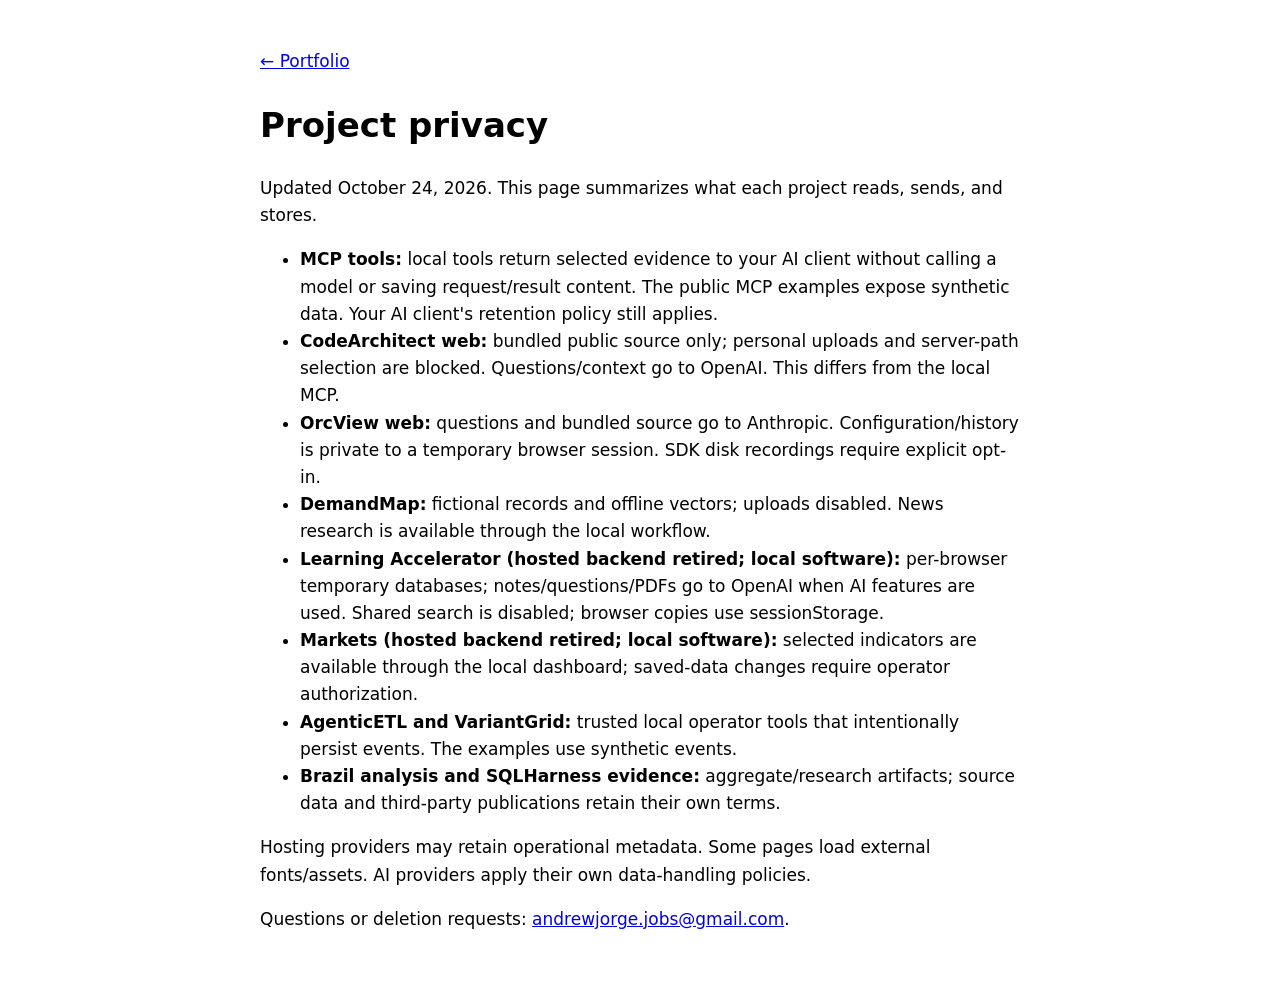
<file: privacy.html>
<!doctype html><html lang="en"><meta charset="utf-8"><meta name="viewport" content="width=device-width,initial-scale=1"><meta name="referrer" content="no-referrer"><title>Project privacy — Andrew Jorge</title><body style="max-width:760px;margin:48px auto;padding:0 24px;font:17px/1.6 system-ui"><a href="/">← Portfolio</a><h1>Project privacy</h1><p>Updated October 24, 2026. This page summarizes what each project reads, sends, and stores.</p><ul><li><strong>MCP tools:</strong> local tools return selected evidence to your AI client without calling a model or saving request/result content. The public MCP examples expose synthetic data. Your AI client's retention policy still applies.</li><li><strong>CodeArchitect web:</strong> bundled public source only; personal uploads and server-path selection are blocked. Questions/context go to OpenAI. This differs from the local MCP.</li><li><strong>OrcView web:</strong> questions and bundled source go to Anthropic. Configuration/history is private to a temporary browser session. SDK disk recordings require explicit opt-in.</li><li><strong>DemandMap:</strong> fictional records and offline vectors; uploads disabled. News research is available through the local workflow.</li><li><strong>Learning Accelerator (hosted backend retired; local software):</strong> per-browser temporary databases; notes/questions/PDFs go to OpenAI when AI features are used. Shared search is disabled; browser copies use sessionStorage.</li><li><strong>Markets (hosted backend retired; local software):</strong> selected indicators are available through the local dashboard; saved-data changes require operator authorization.</li><li><strong>AgenticETL and VariantGrid:</strong> trusted local operator tools that intentionally persist events. The examples use synthetic events.</li><li><strong>Brazil analysis and SQLHarness evidence:</strong> aggregate/research artifacts; source data and third-party publications retain their own terms.</li></ul><p>Hosting providers may retain operational metadata. Some pages load external fonts/assets. AI providers apply their own data-handling policies.</p><p>Questions or deletion requests: <a href="mailto:andrewjorge.jobs@gmail.com">andrewjorge.jobs@gmail.com</a>.</p></body></html>
</file>
